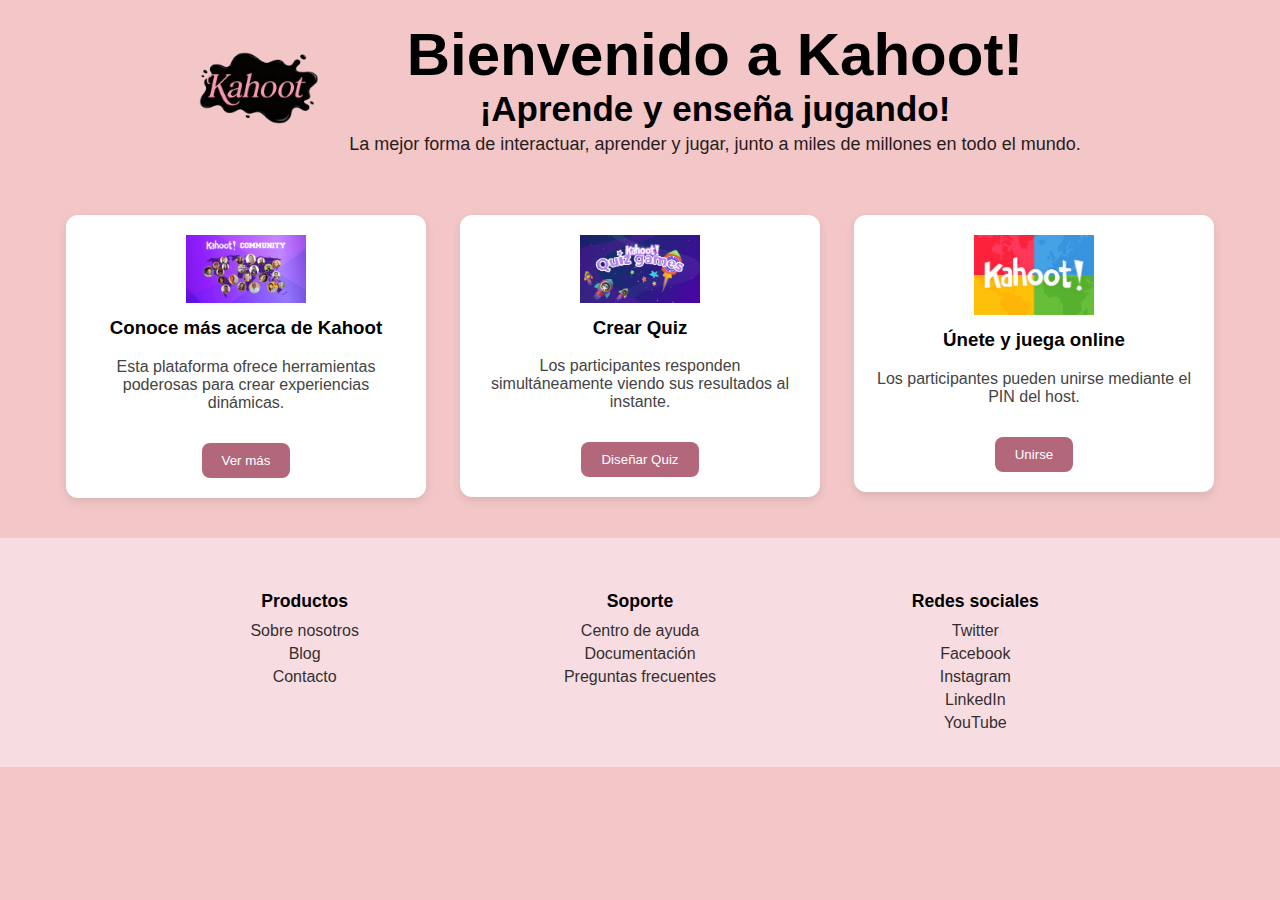
<file: index.html>
<!DOCTYPE html>
<html lang="es">
<head>
    <meta charset="UTF-8">
    <meta name="viewport" content="width=device-width, initial-scale=1.0">
    <title>Kahoot Página</title>

    <link rel="stylesheet" href="styles.css">
    <script src="javascript.js"></script>
</head>

<body>
    <header class="header">
    <img class="logo" src="images/logo.png" alt="Imagen principal">
    
    <div class="titulo-contenedor">
        <h1>Bienvenido a Kahoot!</h1>
        <h2>¡Aprende y enseña jugando!</h2>
        <p>La mejor forma de interactuar, aprender y jugar, junto a miles de millones en todo el mundo.</p>
    </div>
</header>


    <div class="contenedor">

        <!-- Tarjeta 1 -->
        <fieldset>
            <div class="tarjeta">
                <img src="images/kahootabout.png" alt="Imagen 1">
                <h3>Conoce más acerca de Kahoot</h3>
                <p>Esta plataforma ofrece herramientas poderosas para crear experiencias dinámicas.</p>
                <a href="Boton1.html"><button>Ver más</button></a>
            </div>
        </fieldset>


        <!-- Tarejeta 2 -->
        <fieldset>
            <div class="tarjeta">
                <img src="images/kahootquiz.png" alt="Imagen 2">
                <h3>Crear Quiz</h3>
                <p>Los participantes responden simultáneamente viendo sus resultados al instante.</p>
                <a href="Boton2.html"><button>Diseñar Quiz</button></a>
            </div>
        </fieldset>

        <!-- Tarejeta 3 -->
        <fieldset>
            <div class="tarjeta">
                <img src="images/kahootcreate.jpg" alt="Imagen 3">
                <h3>Únete y juega online</h3>
                <p>Los participantes pueden unirse mediante el PIN del host.</p>
                <a href="Boton3.html"><button>Unirse</button></a>
            </div>
        </fieldset>

    </div>
    <!-- Footer -->
    <footer>
        <div class="footer-grid">
            <div>
                <h4>Productos</h4>
                <p>Sobre nosotros</p>
                <p>Blog</p>
                <p>Contacto</p>
            </div>

            <div>
                <h4>Soporte</h4>
                <p>Centro de ayuda</p>
                <p>Documentación</p>
                <p>Preguntas frecuentes</p>
            </div>

            <div>
                <h4>Redes sociales</h4>
                <p>Twitter</p>
                <p>Facebook</p>
                <p>Instagram</p>
                <p>LinkedIn</p>
                <p>YouTube</p>
            </div>
        </div>
    </footer>

</body>
</html>
</file>
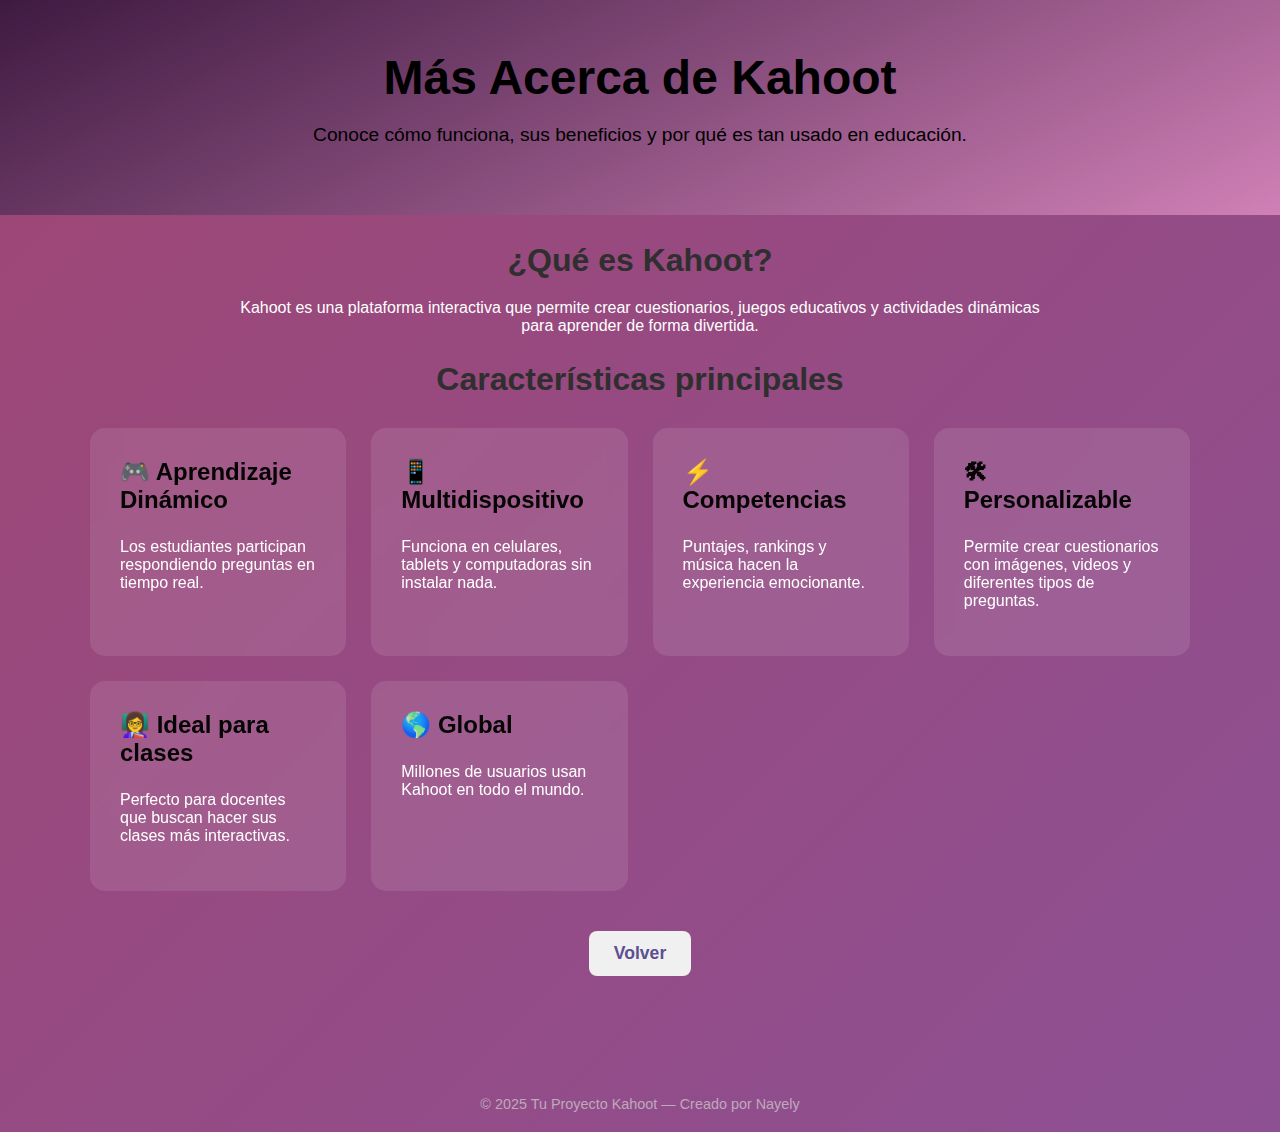
<file: Boton1.html>
<!DOCTYPE html>
<html lang="es">
<head>
<meta charset="UTF-8">
<meta name="viewport" content="width=device-width, initial-scale=1.0">
<title>Más Acerca de Kahoot</title>
<style>
    body {
        margin: 0;
        font-family: "Poppins", sans-serif;
        background: linear-gradient(135deg, #9e4674, #8d5093); 
        color: #fff;
        overflow-x: hidden;
    }

    header {
        color: black;
        text-align: center;
        padding: 50px 20px;
        animation: fadeDown 1.2s ease-in-out;
        background: linear-gradient(155deg, #3e1a41, #d080b6); 
    }

    header h1 {
        font-size: 3rem;
        margin: 0;
        font-weight: 700;
    }

    header p {
        font-size: 1.2rem;
        opacity: 0.9;
    }

    @keyframes fadeDown {
        from { opacity: 0; transform: translateY(-40px); }
        to { opacity: 1; transform: translateY(0); }
    }

    .container {
        width: 90%;
        max-width: 1100px;
        margin: auto;
        margin-bottom: 60px;
    }

    .section-title {
        font-size: 2rem;
        text-align: center;
        margin-bottom: 20px;
        color: #2f2f2f; 
        animation: fadeIn 1.2s ease;
    }

    @keyframes fadeIn {
        from { opacity: 0; transform: translateY(20px); }
        to { opacity: 1; transform: translateY(0); }
    }

    .cards {
        display: grid;
        grid-template-columns: repeat(auto-fit, minmax(250px, 1fr));
        gap: 25px;
        margin-top: 30px;
    }

    .card {
        background: rgba(255, 255, 255, 0.1); 
        backdrop-filter: blur(8px);
        padding: 30px;
        border-radius: 15px;
        transition: transform 0.3s ease, background 0.3s ease;
        cursor: pointer;
        color: white; 
    }

    .card:hover {
        transform: translateY(-10px);
        background: rgba(255, 255, 255, 0.2);
    }

    .card h3 {
        margin-top: 0;
        font-size: 1.5rem;
        color: #050504; 
    }

    .card p {
        font-size: 1rem;
        opacity: 0.9;
    }
    
    .btn-volver {
        display: inline-block;
        margin: 40px auto;
        padding: 12px 25px;
        background: #f0f0f0;
        color: #5d4f91; 
        text-decoration: none;
        font-size: 1.1rem;
        border-radius: 8px;
        transition: 0.3s;
        font-weight: 600;
    }

    .btn-volver:hover {
        background: #ececec;
        transform: scale(1.05);
    }

    footer {
        text-align: center;
        padding: 20px;
        opacity: 0.7;
        font-size: 0.9rem;
        color: #d0d0d0; 
    }

    /* Responsivo */
    @media (max-width: 600px) {
        header h1 {
            font-size: 2.2rem;
        }
        .card {
            padding: 20px;
        }
    }
</style>
</head>

<body>

<header>
    <h1>Más Acerca de Kahoot</h1>
    <p>Conoce cómo funciona, sus beneficios y por qué es tan usado en educación.</p>
</header>

<div class="container">

    <h2 class="section-title">¿Qué es Kahoot?</h2>
    <p style="text-align:center; max-width:800px; margin:auto; color: white;">
        Kahoot es una plataforma interactiva que permite crear cuestionarios,
        juegos educativos y actividades dinámicas para aprender de forma divertida.
    </p>

    <h2 class="section-title">Características principales</h2>

    <div class="cards">
        <div class="card">
            <h3>🎮 Aprendizaje Dinámico</h3>
            <p>Los estudiantes participan respondiendo preguntas en tiempo real.</p>
        </div>

        <div class="card">
            <h3>📱 Multidispositivo</h3>
            <p>Funciona en celulares, tablets y computadoras sin instalar nada.</p>
        </div>

        <div class="card">
            <h3>⚡ Competencias</h3>
            <p>Puntajes, rankings y música hacen la experiencia emocionante.</p>
        </div>

        <div class="card">
            <h3>🛠 Personalizable</h3>
            <p>Permite crear cuestionarios con imágenes, videos y diferentes tipos de preguntas.</p>
        </div>

        <div class="card">
            <h3>👩‍🏫 Ideal para clases</h3>
            <p>Perfecto para docentes que buscan hacer sus clases más interactivas.</p>
        </div>

        <div class="card">
            <h3>🌎 Global</h3>
            <p>Millones de usuarios usan Kahoot en todo el mundo.</p>
        </div>
    </div>

    <div style="text-align:center;">
        <a class="btn-volver" onclick="volver()">Volver</a>
    </div>

</div>

<footer>
    © 2025 Tu Proyecto Kahoot — Creado por Nayely
</footer>

<script>
    function volver() {
        window.history.back();
    }

    document.addEventListener("DOMContentLoaded", () => {
        const elements = document.querySelectorAll(".card, .section-title, header, p");

        elements.forEach(el => {
            el.style.opacity = 0;
            el.style.transform = "translateY(20px)";
        });

        const showElements = () => {
            elements.forEach(el => {
                const rect = el.getBoundingClientRect();
                if (rect.top < window.innerHeight - 50) {
                    el.style.transition = "0.7s";
                    el.style.opacity = 1;
                    el.style.transform = "translateY(0)";
                }
            });
        };

        showElements();
        window.addEventListener("scroll", showElements);
    });

</script>
</body>
</html>
</file>
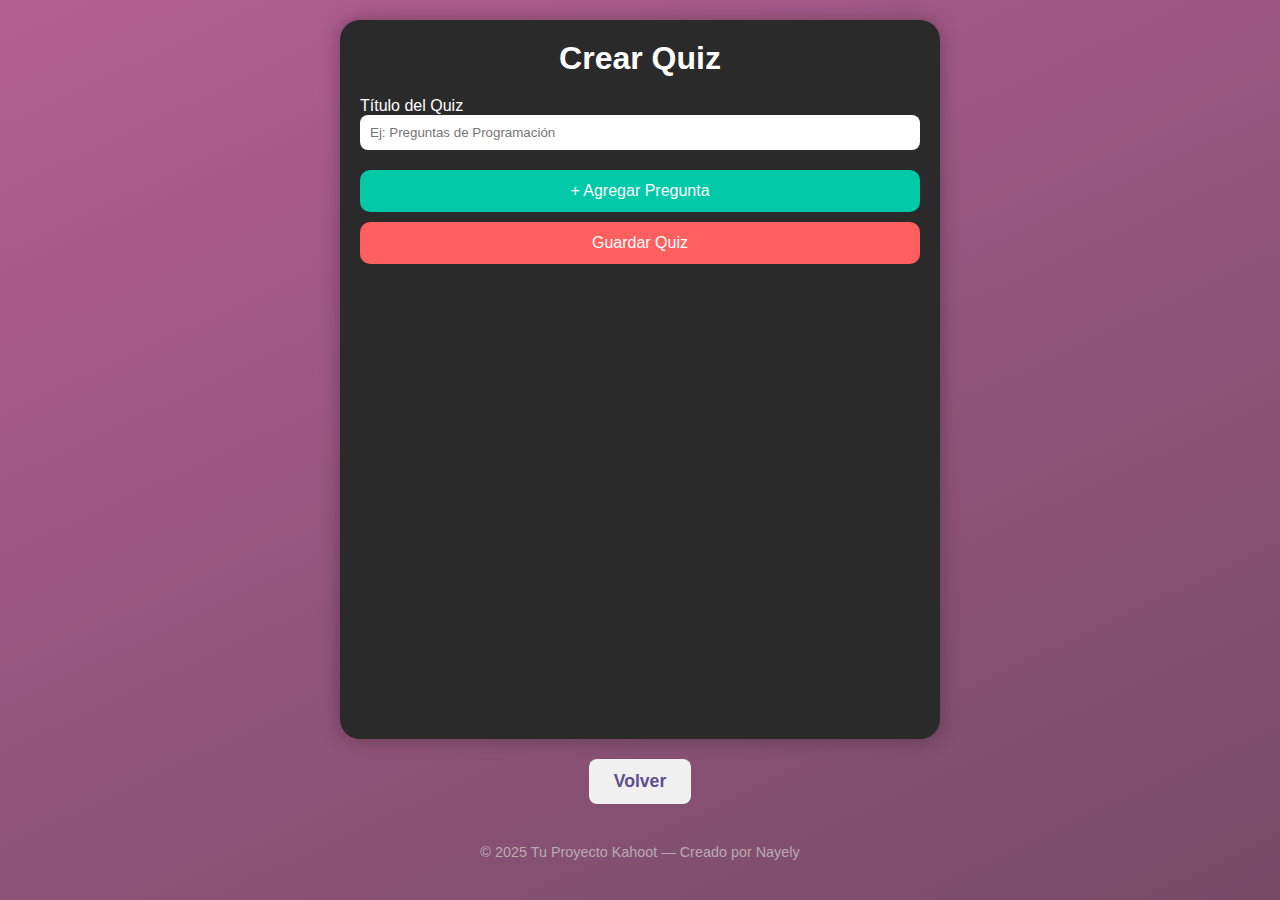
<file: Boton2.html>
<!DOCTYPE html>
<html lang="es">
<head>
    <meta charset="UTF-8">
    <meta name="viewport" content="width=device-width, initial-scale=1.0">
    <title>Crear Quiz</title>

    <style>
        *{
            margin: 0;
            padding: 0;
            box-sizing: border-box;
            font-family: "Poppins", sans-serif;
        }

        body{
            background: linear-gradient(155deg, #b35f94, #764b66); 
            color: white;
            display: flex;
            flex-direction: column;
            justify-content: space-between;
            min-height: 100vh;
            padding: 20px;
            align-items: center; 
        }

        .container{
            width: 100%;
            max-width: 600px; 
            background: #2a2a2a;
            padding: 20px;
            border-radius: 20px;
            box-shadow: 0 0 20px rgba(0,0,0,0.3);
            flex-grow: 1; 
            display: flex;
            flex-direction: column;
            justify-content: flex-start; 
        }

        .fade-in{
            animation: fade 0.7s ease-in-out;
        }

        @keyframes fade {
            from {opacity: 0; transform: translateY(20px);}
            to {opacity: 1; transform: translateY(0);}
        }

        h1{
            text-align: center;
            margin-bottom: 20px;
        }

        .input-group{
            margin-bottom: 20px;
        }

        .input-group input{
            width: 100%;
            padding: 10px;
            border-radius: 8px;
            border: none;
        }

        .pregunta-box{
            background: #3d3d3d;
            padding: 15px;
            border-radius: 15px;
            margin-bottom: 15px;
        }

        .pregunta-box input{
            margin-bottom: 10px;
            padding: 8px;
            border-radius: 8px;
            border: none;
            width: 100%;
        }

        .btn-add, .btn-submit{
            width: 100%;
            padding: 12px;
            border: none;
            border-radius: 10px;
            color: white;
            cursor: pointer;
            margin-bottom: 10px;
            font-size: 16px;
            transition: 0.3s;
        }

        .btn-add{
            background: #00c9a7;
        }
        .btn-add:hover{
            background: #00b094;
        }

        .btn-submit{
            background: #ff5f5f;
        }
        .btn-submit:hover{
            background: #e65353;
        }

        .btn-volver {
            display: inline-block;
            padding: 12px 25px;
            background: #f0f0f0;
            color: #5d4f91; 
            text-decoration: none;
            font-size: 1.1rem;
            border-radius: 8px;
            transition: 0.3s;
            font-weight: 600;
            margin: 20px auto;
        }

        .btn-volver:hover {
            background: #ececec;
            transform: scale(1.05);
        }

        footer {
            text-align: center;
            padding: 20px;
            opacity: 0.7;
            font-size: 0.9rem;
            color: #d0d0d0; 
        }

        @media screen and (max-width: 500px){
            .container{
                padding: 15px;
            }
        }

    </style>
</head>
<body>

    <div class="container fade-in">
        <h1>Crear Quiz</h1>

        <form id="quizForm">

            <div class="input-group">
                <label>Título del Quiz</label>
                <input type="text" id="titulo" required placeholder="Ej: Preguntas de Programación">
            </div>

            <div id="preguntasContainer"></div>

            <button type="button" class="btn-add" onclick="agregarPregunta()">+ Agregar Pregunta</button>

            <button type="submit" class="btn-submit">Guardar Quiz</button>
        </form>
    </div>

    <div style="text-align:center;">
        <a class="btn-volver" onclick="volver()">Volver</a>
    </div>

    <footer>
        © 2025 Tu Proyecto Kahoot — Creado por Nayely
    </footer>

    <script>
        let contador = 0;

        function agregarPregunta(){
            contador++;

            const container = document.getElementById("preguntasContainer");
            
            const div = document.createElement("div");
            div.classList.add("pregunta-box");
            div.innerHTML = `
                <label>Pregunta ${contador}</label>
                <input type="text" placeholder="Escribe la pregunta..." required>

                <label>Respuesta Correcta</label>
                <input type="text" required placeholder="Respuesta correcta">

                <label>Opción 2</label>
                <input type="text" required>

                <label>Opción 3</label>
                <input type="text" required>

                <label>Opción 4</label>
                <input type="text" required>
            `;

            container.appendChild(div);
        }

        document.getElementById("quizForm").addEventListener("submit", function(e){
            e.preventDefault();
            alert("Quiz guardado exitosamente 🎉");
        });

        function volver() {
            window.history.back();
        }

    </script>

</body>
</html>
</file>
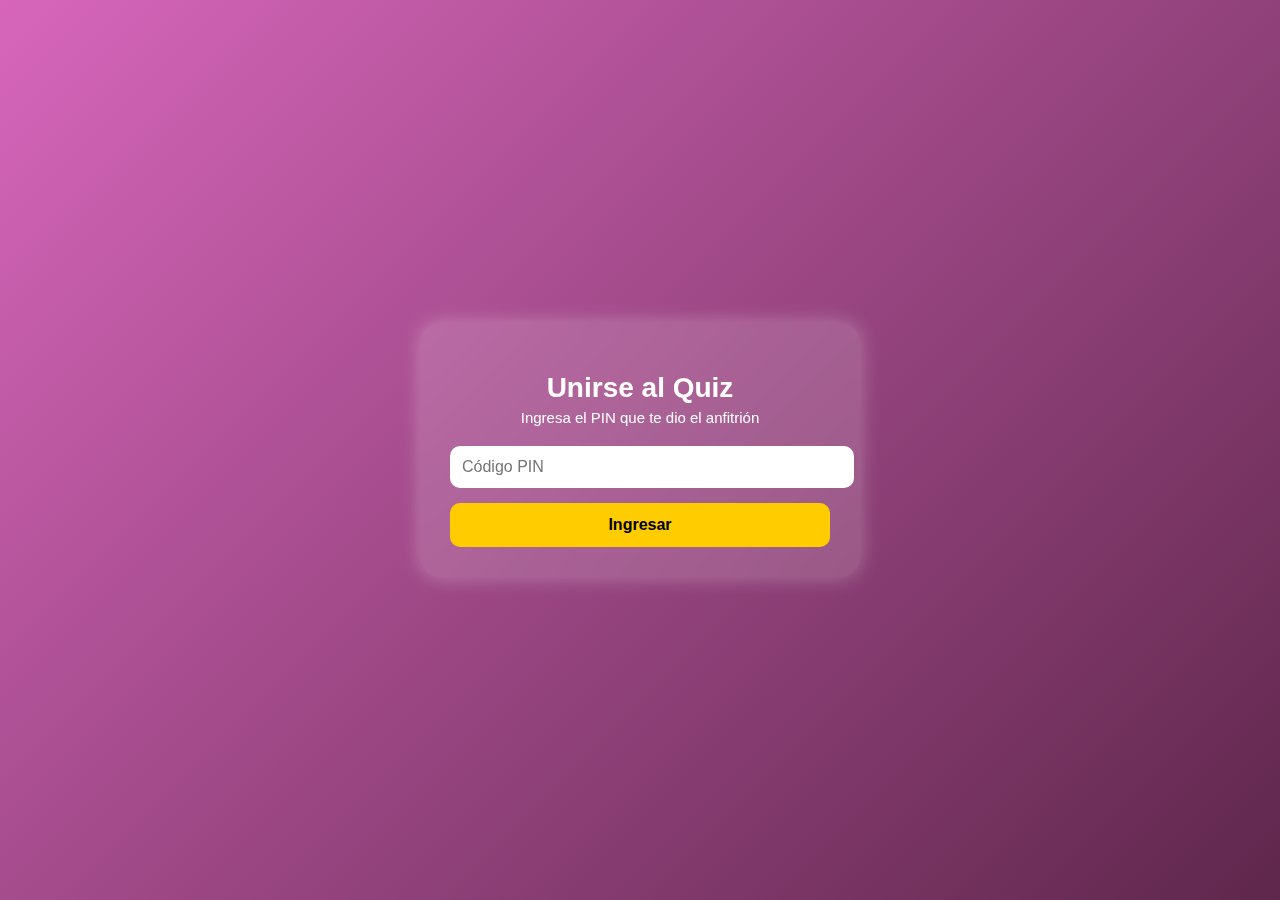
<file: Boton3.html>
<!DOCTYPE html>
<html lang="es">
<head>
    <meta charset="UTF-8">
    <meta name="viewport" content="width=device-width, initial-scale=1.0">
    <title>Unirse al Quiz</title>

    <style>
        body {
            font-family: Arial, sans-serif;
            background: linear-gradient(135deg, #d766bb, #5f274c);
            margin: 0;
            padding: 0;
            display: flex;
            justify-content: center;
            align-items: center;
            height: 100vh;
            color: white;
        }

        .container {
            background: rgba(255, 255, 255, 0.15);
            padding: 30px;
            width: 90%;
            max-width: 380px;
            border-radius: 20px;
            backdrop-filter: blur(12px);
            box-shadow: 0 0 20px rgba(255, 255, 255, 0.3);
            animation: fadeIn 1s ease-in-out;
            text-align: center;
        }

        h1 {
            margin-bottom: 10px;
            font-size: 28px;
            font-weight: bold;
        }

        p {
            margin-top: -5px;
            margin-bottom: 20px;
            font-size: 15px;
        }

        input {
            width: 100%;
            padding: 12px;
            border-radius: 10px;
            border: none;
            outline: none;
            font-size: 16px;
            margin-bottom: 15px;
        }

        button {
            background: #ffcc00;
            color: black;
            padding: 13px;
            width: 100%;
            border: none;
            border-radius: 10px;
            font-weight: bold;
            font-size: 16px;
            cursor: pointer;
            transition: 0.3s;
        }

        button:hover {
            background: #ffe066;
            transform: scale(1.05);
        }

        @keyframes fadeIn {
            0% { opacity: 0; transform: translateY(20px); }
            100% { opacity: 1; transform: translateY(0); }
        }

        /* Responsivo */
        @media (max-width: 480px) {
            .container {
                padding: 20px;
            }
            h1 { font-size: 24px; }
        }

        #waitingScreen {
            display: none;
            text-align: center;
            animation: fadeIn 1s ease-in-out;
        }

        .loader {
            margin: 20px auto;
            border: 6px solid rgba(255, 255, 255, 0.3);
            border-top: 6px solid white;
            width: 50px;
            height: 50px;
            border-radius: 50%;
            animation: spin 1s linear infinite;
        }

        @keyframes spin {
            0% { transform: rotate(0); }
            100% { transform: rotate(360deg); }
        }

    </style>
</head>
<body>

    <div class="container" id="joinSection">
        <h1>Unirse al Quiz</h1>
        <p>Ingresa el PIN que te dio el anfitrión</p>

        <input type="number" id="pinInput" placeholder="Código PIN">
        <button onclick="joinQuiz()">Ingresar</button>
    </div>

    <div class="container" id="waitingScreen">
        <h1>Esperando al anfitrión</h1>
        <div class="loader"></div>
        <p>Tu host iniciará el juego pronto...</p>
    </div>

<script>
    function joinQuiz() {
        const pin = document.getElementById("pinInput").value;

        if (pin === "") {
            alert("Por favor ingresa un PIN.");
            return;
        }

        document.getElementById("joinSection").style.display = "none";
        document.getElementById("waitingScreen").style.display = "block";

        console.log("PIN ingresado:", pin);
    }
</script>

</body>
</html>
</file>
<file: styles.css>
body {
    margin: 0;
    padding: 0;
    font-family: Arial, sans-serif;
    text-align: center;
    background-color: #f3c7c7; 
}


.header {
    display: flex;
    align-items: center;
    justify-content: center;
    gap: 30px;
    padding: 20px;
    width: 100%;
    box-sizing: border-box;
}

.logo {
    width: 120px;  
    height: auto;
    object-fit: contain;
}

.titulo-contenedor {
    text-align: center;
}

.titulo-contenedor h1 {
    margin: 0;
    font-size: 60px;
}

.titulo-contenedor h2 {
    margin: 0;
    font-size: 35px;
}

.titulo-contenedor p {
    margin: 5px 0 0;
    font-size: 18px;
    opacity: 0.85;
}

/* ===============TARJETAS=============== */
.contenedor {
    display: grid;
    grid-template-columns: repeat(3, 1fr);
    gap: 30px;
    width: 90%;
    margin: 40px auto;
}

fieldset {
    border: none;
    padding: 0;
}

.tarjeta {
    background: #ffffff;
    padding: 20px;
    border-radius: 12px;
    box-shadow: 0px 4px 10px rgba(0,0,0,0.1);
    transition: 0.3s;
}

.tarjeta img {
    width: 120px;
}

.tarjeta h3 {
    margin-top: 10px;
}

.tarjeta p {
    color: #444;
}

.tarjeta button {
    margin-top: 15px;
    padding: 10px 20px;
    background-color: #B2677B; 
    color: white;
    border: none;
    border-radius: 8px;
    cursor: pointer;
    transition: 0.2s;
}

.tarjeta button:hover {
    background-color: #8d5364;
}


footer {
    margin-top: 40px;
    padding: 30px;
    background-color: #F7DDE2; 
}

.footer-grid {
    display: grid;
    grid-template-columns: repeat(3, 1fr);
    gap: 30px;
    width: 80%;
    margin: auto;
}

footer h4 {
    margin-bottom: 10px;
    font-size: 1.1rem;
}

footer p {
    margin: 5px 0;
    opacity: 0.8;
}


@media (max-width: 768px) {

    /* Header */
    .header {
        flex-direction: column;
        text-align: center;
    }

    /* Tarjetas en columna */
    .contenedor {
        grid-template-columns: 1fr;
        width: 95%;
    }

    /* Footer */
    .footer-grid {
        grid-template-columns: 1fr;
        text-align: center;
    }
}
</file>
